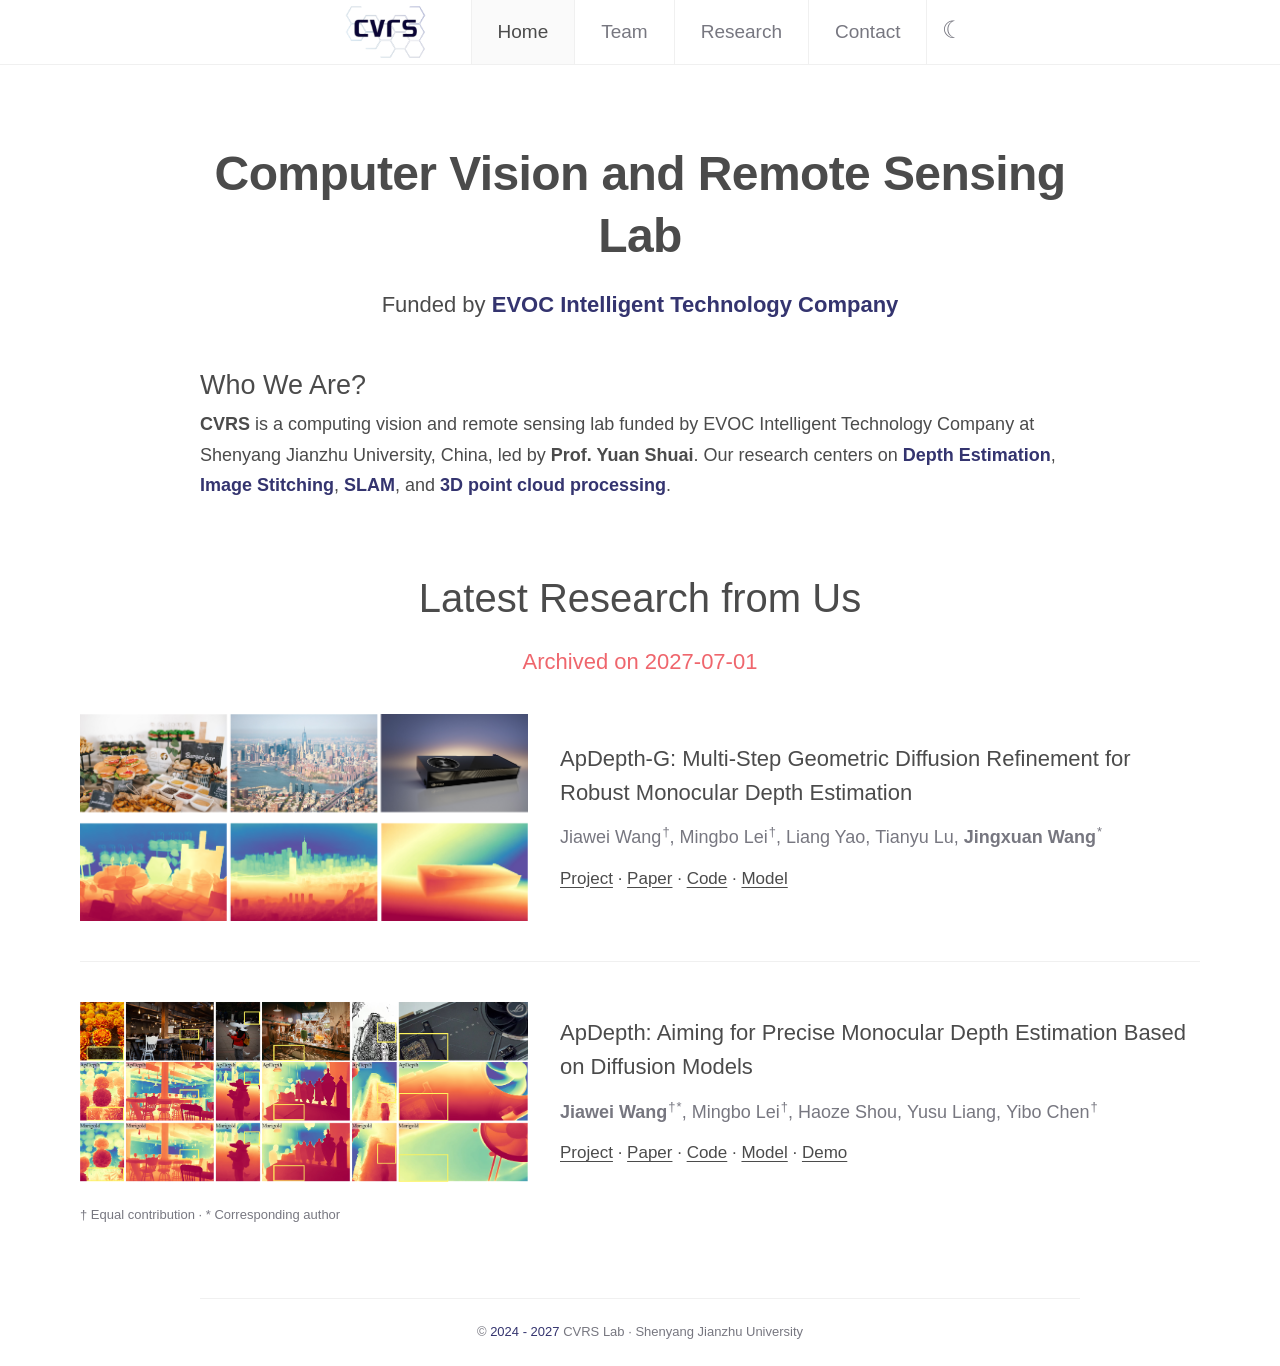
<file: index.html>
<!doctype html>
<html lang="en" data-theme="light">

<head>
  <meta charset="utf-8">
  <meta name="viewport" content="width=device-width, initial-scale=1">
  <meta name="color-scheme" content="light dark">
  <meta name="theme-color" content="#ffffff">
  <title>CVRS &middot; Computer Vision &amp; Remote Sensing Lab</title>
  <meta name="description"
    content="Computer Vision and Remote Sensing Lab at Shenyang Jianzhu University. Our team, depth estimation research, and open-source projects.">
  <link rel="canonical" href="https://cvrs-yx801.github.io/">
  <meta property="og:title" content="CVRS &middot; Computer Vision &amp; Remote Sensing Lab">
  <meta property="og:description" content="Computer Vision and Remote Sensing Lab at Shenyang Jianzhu University.">
  <meta property="og:type" content="website">
  <meta property="og:url" content="https://cvrs-yx801.github.io/">
  <meta property="og:image" content="https://cvrs-yx801.github.io/assets/logo-801-1610.png">
  <link rel="icon" type="image/png" href="assets/logo-801-v3.png">
  <script src="assets/theme.js"></script>
  <link rel="stylesheet" href="assets/style.css">
  <script src="assets/main.js" defer></script>
</head>

<body>
  <a class="skip-link" href="#main">Skip to content</a>
  <header class="site-header">
    <div class="container header-inner">
      <a class="brand" href="index.html" aria-label="CVRS Lab home"><img src="assets/logo-801-1610.png" width="1200"
          height="750" alt="CVRS"></a>
      <nav class="main-nav" aria-label="Main navigation">
        <a href="index.html" aria-current="page">Home</a>
        <a href="team.html">Team</a>
        <a href="research.html">Research</a>
        <a href="contact.html">Contact</a>
      </nav>
      <div class="theme-control" hidden><button class="theme-toggle" type="button" aria-label="Switch to dark mode"
          title="Switch to dark mode"><span class="theme-icon" aria-hidden="true">&#9790;</span></button></div>
    </div>
  </header>
  <main class="container home-main" id="main">
    <!-- Introduction -->
    <section aria-labelledby="home-title">
      <header class="page-heading">
        <h1 id="home-title"><strong>Computer Vision and Remote Sensing Lab</strong></h1>
        <p>Funded by <a class="highlight-link" href="https://www.evoc.cn/" target="_blank" rel="noopener noreferrer"><strong>EVOC Intelligent Technology
              Company</strong></a></p>
      </header>
    </section>

    <section>
      <h2>Who We Are?</h2>
      <div class="introduction">
        <p>
          <strong>CVRS</strong> is a computing vision and remote sensing lab funded by EVOC Intelligent Technology
          Company at Shenyang Jianzhu University, China, led by <a
            href="https://syjz.teacher.360eol.com/teacherBasic/preview?teacherId=23776" target="_blank"
            rel="noopener noreferrer" class="plain-link"><strong>Prof. Yuan Shuai</strong></a>.
          Our research centers on <b class="research-topic">Depth Estimation</b>, <b
            class="research-topic">Image Stitching</b>, <b
            class="research-topic">SLAM</b>, and <b class="research-topic">3D point
            cloud processing</b>.
        </p>
      </div>
    </section>

    <!-- Latest Research -->
    <section class="news-section" aria-labelledby="news-title">
      <header class="section-heading">
        <h2 id="news-title">Latest Research from Us</h2>
        <p>Archived on 2027-07-01</p>
      </header>
      <div class="publications">
        <!-- No.2 -->
        <article class="publication">
          <a class="publication-image" href="https://haruko386.github.io/ApDepth-G/" target="_blank"
            rel="noopener noreferrer"><img src="assets/research/apdepth-g-cover.png" width="3660" height="1690"
              alt="ApDepth-G RGB scenes and depth predictions of food, a city skyline, and a graphics card."
              loading="lazy"></a>
          <div class="publication-copy">
            <h3><a href="https://haruko386.github.io/ApDepth-G/" target="_blank" rel="noopener noreferrer">ApDepth-G:
                Multi-Step Geometric Diffusion Refinement for Robust Monocular Depth Estimation</a></h3>
            <p class="authors">
              <span class="author-name">Jiawei Wang<sup class="author-mark"
                  title="Equal contribution">&dagger;</sup></span>,
              <span class="author-name">Mingbo Lei<sup class="author-mark"
                  title="Equal contribution">&dagger;</sup></span>,
              <span class="author-name">Liang Yao</span>,
              <span class="author-name">Tianyu Lu</span>,
              <span class="author-name"><strong>Jingxuan Wang</strong><sup class="author-mark"
                  title="Corresponding author">*</sup></span>
            </p>
            <p class="publication-links"><a href="https://haruko386.github.io/ApDepth-G/" target="_blank"
                rel="noopener noreferrer">Project</a> &middot; <a
                href="https://haruko386.github.io/ApDepth-G/cas-sc-sample.pdf" target="_blank"
                rel="noopener noreferrer">Paper</a> &middot; <a href="https://github.com/cvrs-yx801/ApDepth-G"
                target="_blank" rel="noopener noreferrer">Code</a> &middot; <a href="">Model</a></p>
          </div>
        </article>

        <!-- No.1 -->
        <article class="publication">
          <a class="publication-image" href="https://haruko386.github.io/research/" target="_blank"
            rel="noopener noreferrer"><img src="assets/research/apdepth-cover.png" width="2411" height="970"
              alt="Qualitative comparison of RGB images, ApDepth predictions, and Marigold predictions."
              loading="lazy"></a>
          <div class="publication-copy">
            <h3><a href="https://haruko386.github.io/research/" target="_blank" rel="noopener noreferrer">ApDepth:
                Aiming for Precise Monocular Depth Estimation Based on Diffusion Models</a></h3>
            <p class="authors">
              <span class="author-name"><strong>Jiawei Wang</strong><sup class="author-mark"
                  title="Equal contribution">&dagger;</sup><sup class="author-mark"
                  title="Corresponding author">*</sup></span>,
              <span class="author-name">Mingbo Lei<sup class="author-mark"
                  title="Equal contribution">&dagger;</sup></span>,
              <span class="author-name">Haoze Shou</span>,
              <span class="author-name">Yusu Liang</span>,
              <span class="author-name">Yibo Chen<sup class="author-mark"
                  title="Equal contribution">&dagger;</sup></span>
            </p>
            <p class="publication-links"><a href="https://haruko386.github.io/research/" target="_blank"
                rel="noopener noreferrer">Project</a> &middot; <a
                href="https://haruko386.github.io/research/cas-dc-sample.pdf" target="_blank"
                rel="noopener noreferrer">Paper</a> &middot; <a href="https://github.com/cvrs-yx801/ApDepth"
                target="_blank" rel="noopener noreferrer">Code</a> &middot; <a
                href="https://huggingface.co/developy/ApDepth">Model</a> &middot; <a
                href="https://huggingface.co/spaces/developy/ApDepth">Demo</a></p>
          </div>
        </article>
      </div>
      <p class="author-legend">&dagger; Equal contribution &middot; * Corresponding author</p>
    </section>
  </main>
  <footer class="site-footer container">
    <p>&copy; <span class="footer-year">2024 - 2027</span> CVRS Lab &middot; Shenyang Jianzhu University</p>
  </footer>
</body>

</html>
</file>
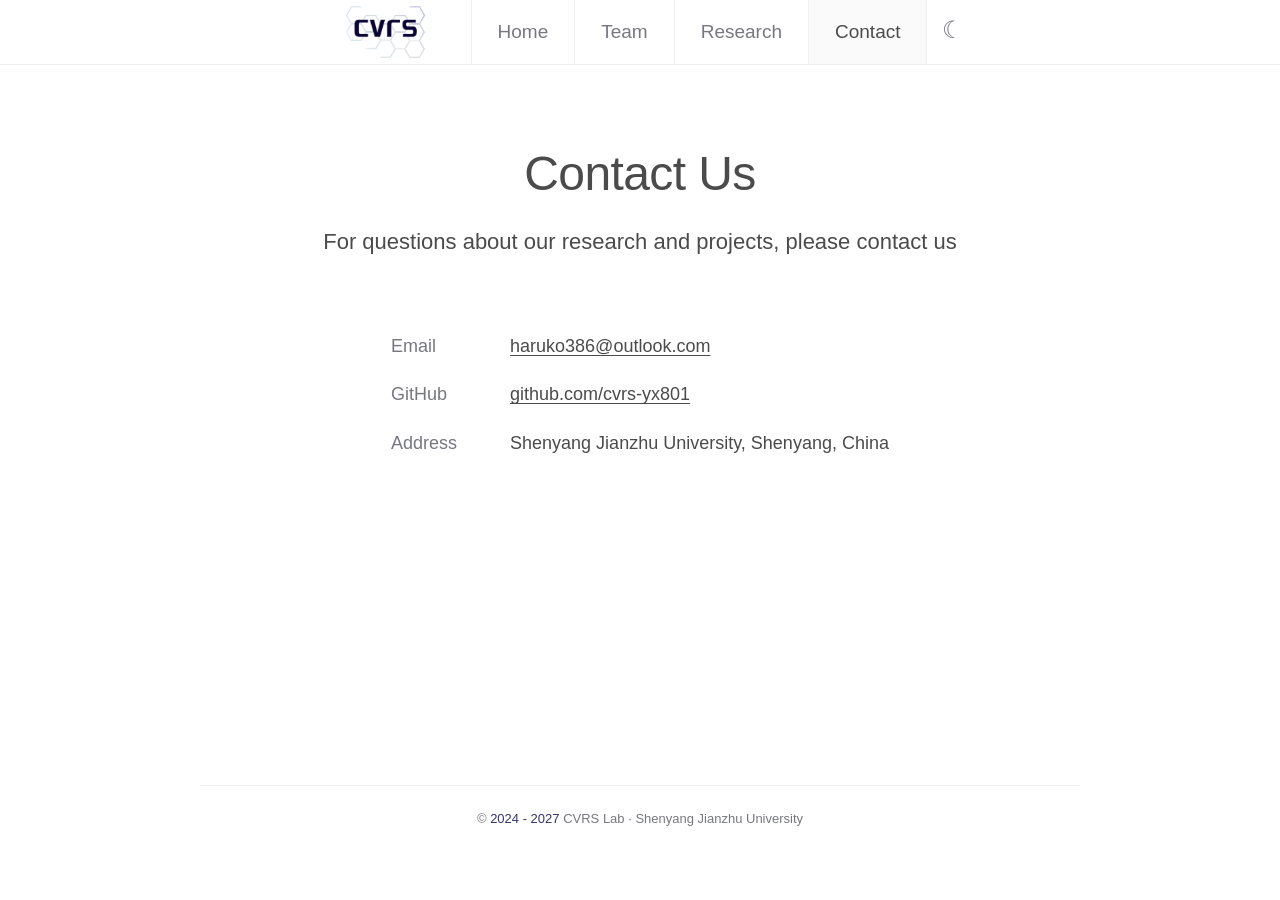
<file: contact.html>
<!doctype html>
<html lang="en" data-theme="light">

<head>
  <meta charset="utf-8">
  <meta name="viewport" content="width=device-width, initial-scale=1">
  <meta name="color-scheme" content="light dark">
  <meta name="theme-color" content="#ffffff">
  <title>Contact &middot; CVRS Lab</title>
  <meta name="description"
    content="Computer Vision and Remote Sensing Lab at Shenyang Jianzhu University. Our team, depth estimation research, and open-source projects.">
  <link rel="canonical" href="https://cvrs-yx801.github.io/contact.html">
  <meta property="og:title" content="Contact &middot; CVRS Lab">
  <meta property="og:description" content="Computer Vision and Remote Sensing Lab at Shenyang Jianzhu University.">
  <meta property="og:type" content="website">
  <meta property="og:url" content="https://cvrs-yx801.github.io/contact.html">
  <meta property="og:image" content="https://cvrs-yx801.github.io/assets/logo-801-1610.png">
  <link rel="icon" type="image/png" href="assets/logo-801-v3.png">
  <script src="assets/theme.js"></script>
  <link rel="stylesheet" href="assets/style.css">
  <script src="assets/main.js" defer></script>
</head>

<body>
  <a class="skip-link" href="#main">Skip to content</a>
  <header class="site-header">
    <div class="container header-inner">
      <a class="brand" href="index.html" aria-label="CVRS Lab home"><img src="assets/logo-801-1610.png" width="1200"
          height="750" alt="CVRS"></a>
      <nav class="main-nav" aria-label="Main navigation">
        <a href="index.html">Home</a>
        <a href="team.html">Team</a>
        <a href="research.html">Research</a>
        <a href="contact.html" aria-current="page">Contact</a>
      </nav>
      <div class="theme-control" hidden><button class="theme-toggle" type="button" aria-label="Switch to dark mode"
          title="Switch to dark mode"><span class="theme-icon" aria-hidden="true">&#9790;</span></button></div>
    </div>
  </header>
  <main class="container" id="main">
    <section aria-labelledby="contact-title">
      <header class="page-heading">
        <h1 id="contact-title">Contact Us</h1>
        <p>For questions about our research and projects, please contact us</p>
      </header>
      <div class="contact-info">
        <dl>
          <dt>Email</dt>
          <dd><a href="mailto:jw34617@gmail.com">haruko386@outlook.com</a></dd>
          <dt>GitHub</dt>
          <dd><a href="https://github.com/cvrs-yx801" target="_blank"
              rel="noopener noreferrer">github.com/cvrs-yx801</a></dd>
          <dt>Address</dt>
          <dd>Shenyang Jianzhu University, Shenyang, China</dd>
        </dl>
      </div>
    </section>
  </main>
  <footer class="site-footer container">
    <p>&copy; <span class="footer-year">2024 - 2027</span> CVRS Lab &middot; Shenyang Jianzhu University</p>
  </footer>
</body>

</html>
</file>
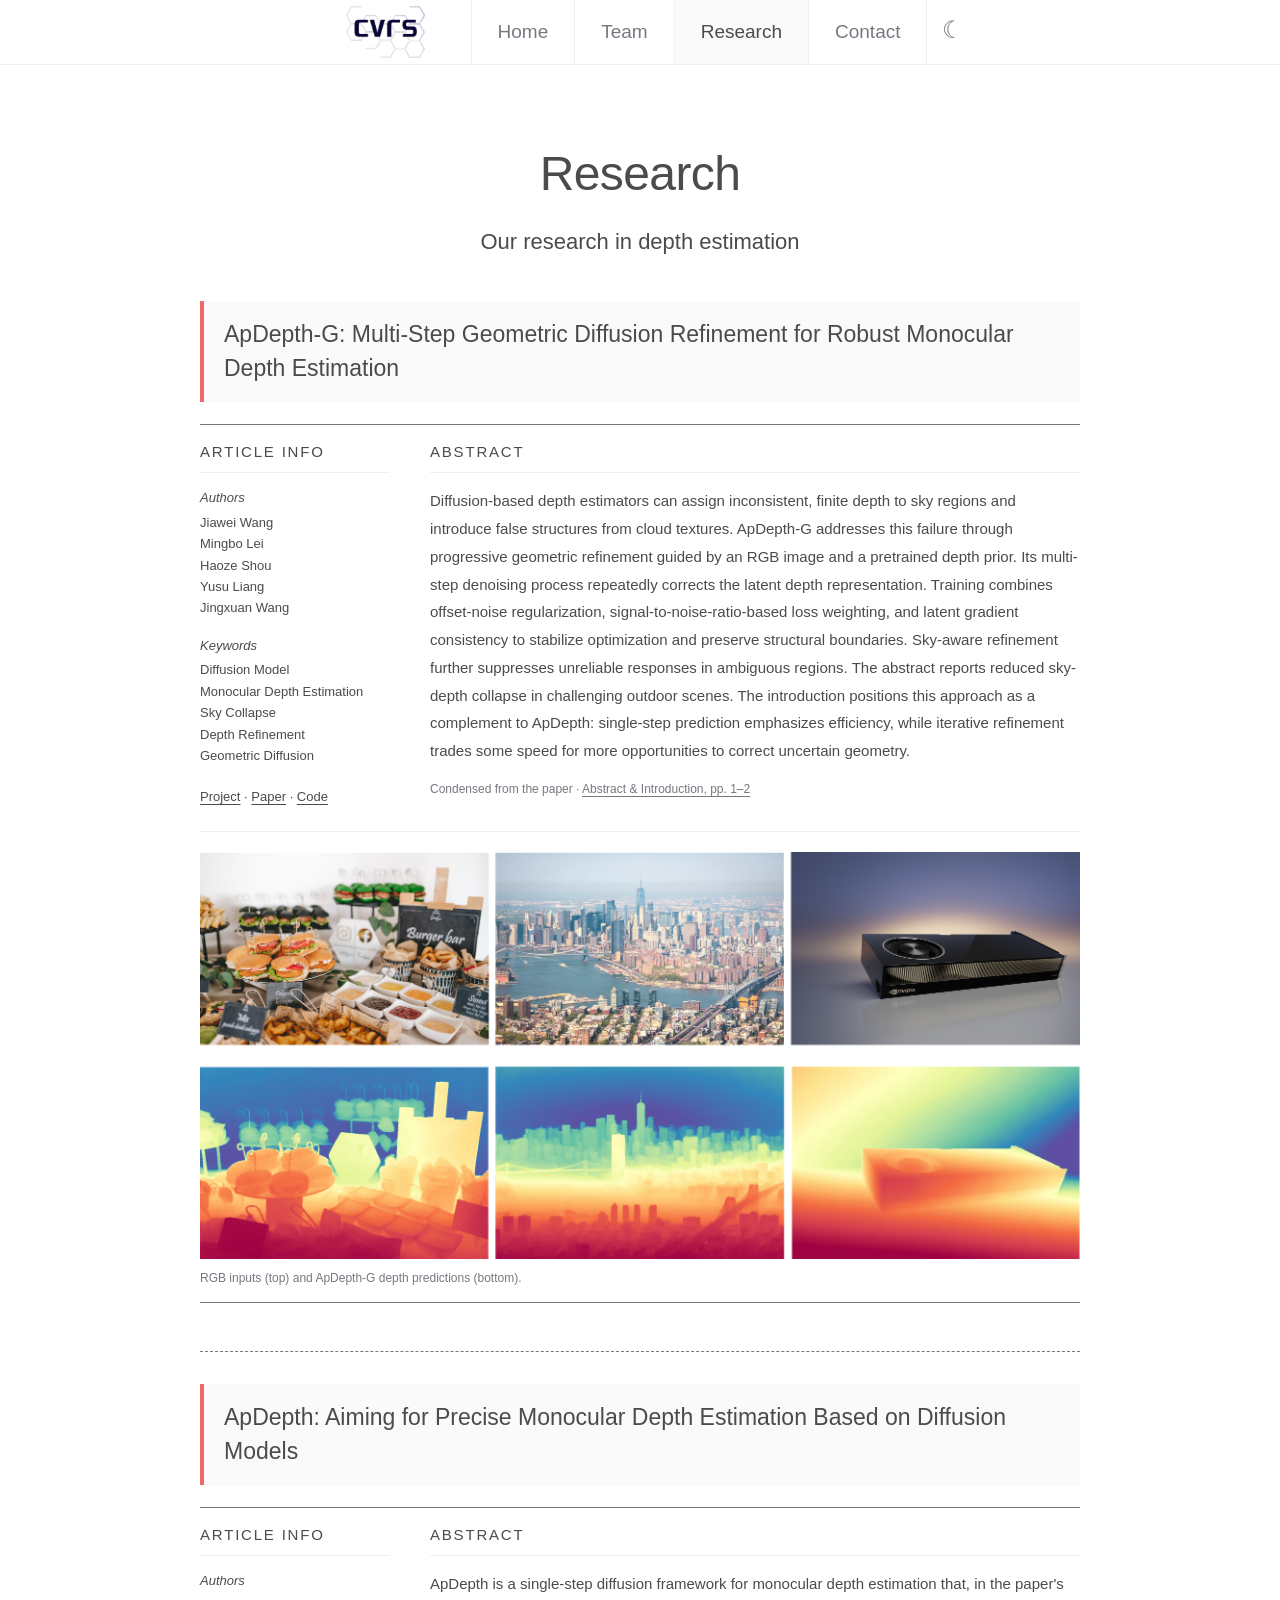
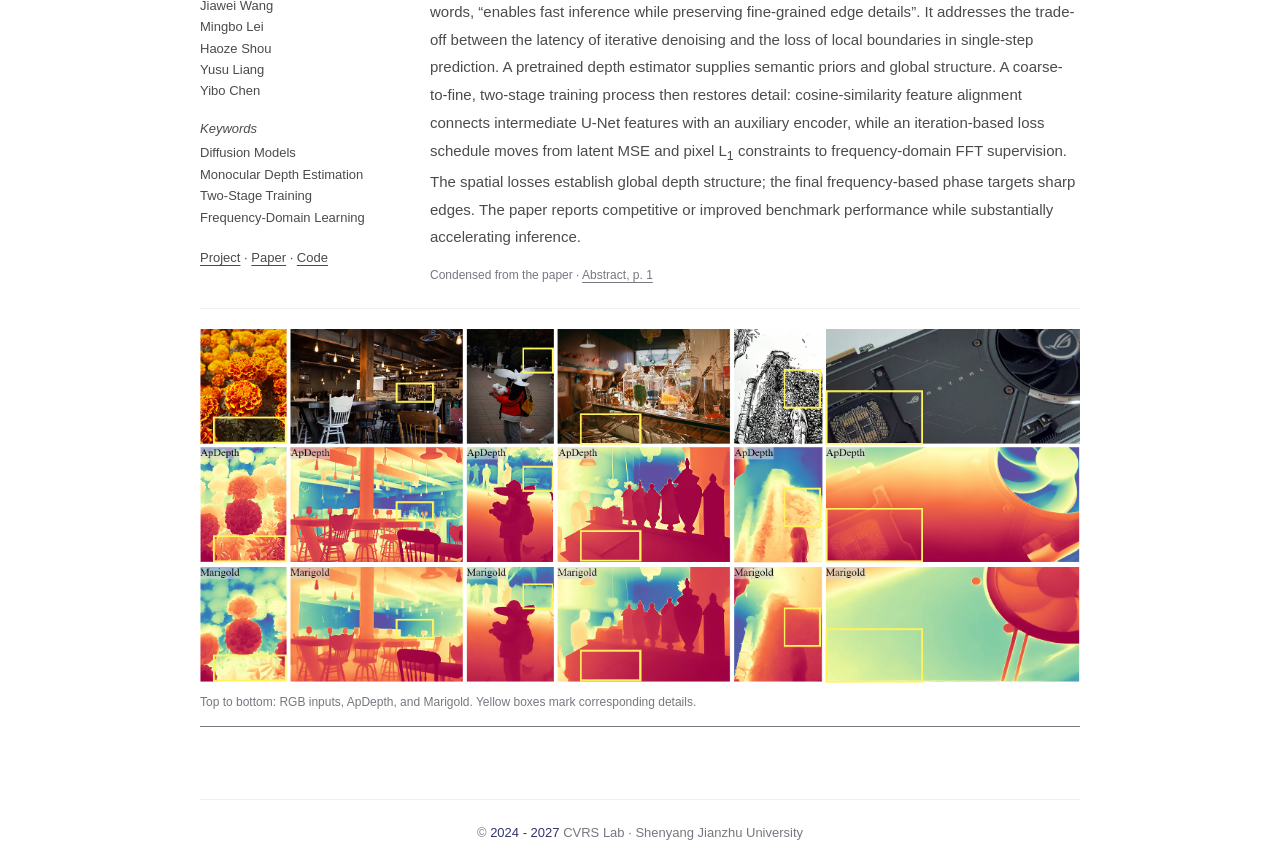
<file: research.html>
<!doctype html>
<html lang="en" data-theme="light">

<head>
  <meta charset="utf-8">
  <meta name="viewport" content="width=device-width, initial-scale=1">
  <meta name="color-scheme" content="light dark">
  <meta name="theme-color" content="#ffffff">
  <title>Research &middot; CVRS Lab</title>
  <meta name="description"
    content="Computer Vision and Remote Sensing Lab at Shenyang Jianzhu University. Explore ApDepth-G and ApDepth, paper abstracts and visual results.">
  <link rel="canonical" href="https://cvrs-yx801.github.io/research.html">
  <meta property="og:title" content="Research &middot; CVRS Lab">
  <meta property="og:description" content="Computer Vision and Remote Sensing Lab at Shenyang Jianzhu University.">
  <meta property="og:type" content="website">
  <meta property="og:url" content="https://cvrs-yx801.github.io/research.html">
  <meta property="og:image" content="https://cvrs-yx801.github.io/assets/logo-801-1610.png">
  <link rel="icon" type="image/png" href="assets/logo-801-v3.png">
  <script src="assets/theme.js"></script>
  <link rel="stylesheet" href="assets/style.css">
  <link rel="stylesheet" href="assets/research.css">
  <script src="assets/main.js" defer></script>
</head>

<body>
  <a class="skip-link" href="#main">Skip to content</a>
  <header class="site-header">
    <div class="container header-inner">
      <a class="brand" href="index.html" aria-label="CVRS Lab home"><img src="assets/logo-801-1610.png" width="1200"
          height="750" alt="CVRS"></a>
      <nav class="main-nav" aria-label="Main navigation">
        <a href="index.html">Home</a>
        <a href="team.html">Team</a>
        <a href="research.html" aria-current="page">Research</a>
        <a href="contact.html">Contact</a>
      </nav>
      <div class="theme-control" hidden><button class="theme-toggle" type="button" aria-label="Switch to dark mode"
          title="Switch to dark mode"><span class="theme-icon" aria-hidden="true">&#9790;</span></button></div>
    </div>
  </header>
  <main class="container research-page" id="main">
    <section aria-labelledby="research-title">
      <header class="page-heading">
        <h1 id="research-title">Research</h1>
        <p>Our research in depth estimation</p>
      </header>

      <article class="journal-article" id="apdepth-g" aria-labelledby="apdepth-g-title">
        <h2 id="apdepth-g-title"><a href="https://haruko386.github.io/ApDepth-G/" target="_blank" rel="noopener noreferrer">ApDepth-G:
          Multi-Step Geometric Diffusion Refinement for Robust Monocular Depth Estimation</a></h2>
        <div class="article-body">
          <aside class="article-info" aria-labelledby="apdepth-g-info">
            <h3 class="article-section-title" id="apdepth-g-info">Article info</h3>
            <dl>
              <dt>Authors</dt>
              <dd>
                <ul>
                  <li>Jiawei Wang</li>
                  <li>Mingbo Lei</li>
                  <li>Haoze Shou</li>
                  <li>Yusu Liang</li>
                  <li>Jingxuan Wang</li>
                </ul>
              </dd>
              <dt>Keywords</dt>
              <dd>
                <ul>
                  <li>Diffusion Model</li>
                  <li>Monocular Depth Estimation</li>
                  <li>Sky Collapse</li>
                  <li>Depth Refinement</li>
                  <li>Geometric Diffusion</li>
                </ul>
              </dd>
            </dl>
            <p class="article-links">
              <a href="https://haruko386.github.io/ApDepth-G/" target="_blank" rel="noopener noreferrer">Project</a> &middot;
              <a href="https://haruko386.github.io/ApDepth-G/cas-sc-sample.pdf" target="_blank" rel="noopener noreferrer">Paper</a> &middot;
              <a href="https://github.com/cvrs-yx801/ApDepth-G" target="_blank" rel="noopener noreferrer">Code</a>
            </p>
          </aside>
          <section class="article-abstract" aria-labelledby="apdepth-g-abstract">
            <h3 class="article-section-title" id="apdepth-g-abstract">Abstract</h3>
            <p>Diffusion-based depth estimators can assign inconsistent, finite depth to sky regions and introduce false structures from cloud textures. ApDepth-G addresses this failure through progressive geometric refinement guided by an RGB image and a pretrained depth prior. Its multi-step denoising process repeatedly corrects the latent depth representation. Training combines offset-noise regularization, signal-to-noise-ratio-based loss weighting, and latent gradient consistency to stabilize optimization and preserve structural boundaries. Sky-aware refinement further suppresses unreliable responses in ambiguous regions. The abstract reports reduced sky-depth collapse in challenging outdoor scenes. The introduction positions this approach as a complement to ApDepth: single-step prediction emphasizes efficiency, while iterative refinement trades some speed for more opportunities to correct uncertain geometry.</p>
            <p class="abstract-source">Condensed from the paper &middot;
              <a href="https://haruko386.github.io/ApDepth-G/cas-sc-sample.pdf#page=1" target="_blank" rel="noopener noreferrer">Abstract &amp; Introduction, pp. 1&ndash;2</a>
            </p>
          </section>
        </div>
        <figure class="article-figure">
          <a href="assets/research/apdepth-g-cover.png" target="_blank" rel="noopener"
            aria-label="View ApDepth-G image at full resolution in a new tab">
            <img src="assets/research/apdepth-g-cover.png" width="3660" height="1690"
              fetchpriority="high" alt="RGB inputs above ApDepth-G depth predictions for food, a city skyline, and a graphics card.">
          </a>
          <figcaption>RGB inputs (top) and ApDepth-G depth predictions (bottom).</figcaption>
        </figure>
      </article>

      <article class="journal-article" id="apdepth" aria-labelledby="apdepth-title">
        <h2 id="apdepth-title"><a href="https://haruko386.github.io/research/" target="_blank" rel="noopener noreferrer">ApDepth:
          Aiming for Precise Monocular Depth Estimation Based on Diffusion Models</a></h2>
        <div class="article-body">
          <aside class="article-info" aria-labelledby="apdepth-info">
            <h3 class="article-section-title" id="apdepth-info">Article info</h3>
            <dl>
              <dt>Authors</dt>
              <dd>
                <ul>
                  <li>Jiawei Wang</li>
                  <li>Mingbo Lei</li>
                  <li>Haoze Shou</li>
                  <li>Yusu Liang</li>
                  <li>Yibo Chen</li>
                </ul>
              </dd>
              <dt>Keywords</dt>
              <dd>
                <ul>
                  <li>Diffusion Models</li>
                  <li>Monocular Depth Estimation</li>
                  <li>Two-Stage Training</li>
                  <li>Frequency-Domain Learning</li>
                </ul>
              </dd>
            </dl>
            <p class="article-links">
              <a href="https://haruko386.github.io/research/" target="_blank" rel="noopener noreferrer">Project</a> &middot;
              <a href="https://haruko386.github.io/research/cas-dc-sample.pdf" target="_blank" rel="noopener noreferrer">Paper</a> &middot;
              <a href="https://github.com/cvrs-yx801/ApDepth" target="_blank" rel="noopener noreferrer">Code</a>
            </p>
          </aside>
          <section class="article-abstract" aria-labelledby="apdepth-abstract">
            <h3 class="article-section-title" id="apdepth-abstract">Abstract</h3>
            <p>ApDepth is a single-step diffusion framework for monocular depth estimation that, in the paper's words, <q>enables fast inference while preserving fine-grained edge details</q>. It addresses the trade-off between the latency of iterative denoising and the loss of local boundaries in single-step prediction. A pretrained depth estimator supplies semantic priors and global structure. A coarse-to-fine, two-stage training process then restores detail: cosine-similarity feature alignment connects intermediate U-Net features with an auxiliary encoder, while an iteration-based loss schedule moves from latent MSE and pixel L<sub>1</sub> constraints to frequency-domain FFT supervision. The spatial losses establish global depth structure; the final frequency-based phase targets sharp edges. The paper reports competitive or improved benchmark performance while substantially accelerating inference.</p>
            <p class="abstract-source">Condensed from the paper &middot;
              <a href="https://haruko386.github.io/research/cas-dc-sample.pdf#page=1" target="_blank" rel="noopener noreferrer">Abstract, p. 1</a>
            </p>
          </section>
        </div>
        <figure class="article-figure">
          <a href="assets/research/apdepth-cover.png" target="_blank" rel="noopener"
            aria-label="View ApDepth image at full resolution in a new tab">
            <img src="assets/research/apdepth-cover.png" width="2411" height="970"
              loading="lazy" alt="RGB inputs, ApDepth predictions, and Marigold predictions in three rows. Yellow boxes indicate corresponding detail regions.">
          </a>
          <figcaption>Top to bottom: RGB inputs, ApDepth, and Marigold. Yellow boxes mark corresponding details.</figcaption>
        </figure>
      </article>
    </section>
  </main>
  <footer class="site-footer container">
    <p>&copy; <span class="footer-year">2024 - 2027</span> CVRS Lab &middot; Shenyang Jianzhu University</p>
  </footer>
</body>

</html>
</file>
<file: assets/style.css>
:root {
  --bg: #ffffff;
  --text: #4b4b4b;
  --muted: #777780;
  --line: #f0f0f0;
  --hover: #fafafa;
  --accent: #ef666d;
  --highlight: #34346f;
  color-scheme: light;
  font-family: "Segoe UI", "Helvetica Neue", Arial, sans-serif;
  font-size: 18px;
  font-weight: 300;
  line-height: 1.7;
}

:root[data-theme="dark"] {
  --bg: #181a1d;
  --text: #d5d5d8;
  --muted: #a7a7b0;
  --line: #2c2e33;
  --hover: #202226;
  --accent: #f28b90;
  --highlight: #b9bcff;
  color-scheme: dark;
}

* {
  box-sizing: border-box;
}

html {
  scroll-padding-top: 80px;
}

[hidden] {
  display: none !important;
}

body {
  margin: 0;
  background-color: var(--bg);
  color: var(--text);
  -webkit-font-smoothing: antialiased;
}

a {
  color: inherit;
  text-underline-offset: 3px;
}

a:hover {
  color: var(--accent);
}

.highlight-link,
.research-topic,
.footer-year {
  color: var(--highlight);
}

.highlight-link {
  text-decoration: none;
}

.plain-link {
  text-decoration: none;
}

.highlight-link:hover {
  color: var(--accent);
}

.research-topic {
  font-weight: 600;
}

button {
  font: inherit;
  color: inherit;
  cursor: pointer;
}

img {
  display: block;
  max-width: 100%;
  height: auto;
}

h1,
h2,
h3,
p {
  margin: 0;
}

h1,
h2,
h3 {
  font-weight: 300;
}

:focus-visible {
  outline: 2px solid var(--muted);
  outline-offset: 4px;
}

.container {
  width: calc(100% - 48px);
  max-width: 880px;
  margin-inline: auto;
}

.skip-link {
  position: fixed;
  top: -80px;
  left: 16px;
  padding: 8px 16px;
  background-color: var(--bg);
  z-index: 10;
}

.skip-link:focus {
  top: 8px;
}

.site-header {
  position: sticky;
  top: 0;
  z-index: 9;
  border-bottom: 1px solid var(--line);
  background-color: var(--bg);
}

.header-inner {
  display: flex;
  justify-content: center;
  align-items: stretch;
  min-height: 64px;
}

.brand {
  display: flex;
  align-items: center;
  justify-content: center;
  width: 170px;
  padding: 0 25px;
  flex-shrink: 0;
}

.brand img {
  width: 120px;
  height: 64px;
  object-fit: contain;
  mix-blend-mode: multiply;
}

[data-theme="dark"] .brand img {
  filter: invert(1) hue-rotate(180deg);
  mix-blend-mode: screen;
}

.main-nav {
  display: flex;
}

.main-nav a {
  display: flex;
  align-items: center;
  justify-content: center;
  padding: 0 26px;
  border-left: 1px solid var(--line);
  color: var(--muted);
  text-decoration: none;
  font-size: 19px;
}

.main-nav a:last-child {
  border-right: 1px solid var(--line);
}

.main-nav a:hover,
.main-nav a[aria-current="page"] {
  background-color: var(--hover);
  color: var(--text);
}

.theme-control {
  display: flex;
  flex-shrink: 0;
}

.theme-toggle {
  border: 0;
  padding: 0;
  width: 52px;
  background-color: transparent;
  color: var(--muted);
}

.theme-toggle:hover {
  background-color: var(--hover);
}

.theme-icon {
  font-family: "Segoe UI Symbol", sans-serif;
  font-size: 24px;
  line-height: 1;
}

main {
  min-height: calc(100vh - 180px);
  padding-top: 78px;
  padding-bottom: 72px;
}

.page-heading {
  text-align: center;
  margin-bottom: 40px;
}

.page-heading h1 {
  font-size: 48px;
  line-height: 1.3;
  letter-spacing: -.6px;
}

.page-heading>p {
  margin-top: 18px;
  font-size: 22px;
}

.introduction h2,
.team-group>h2,
.contact-info {
  align-items: center;
  display: flex;
  justify-content: center;
}
.contact-info h2 {
  font-size: 28px;
  line-height: 1.4;
  margin-bottom: 10px;
}

.introduction p+p {
  margin-top: 8px;
}

.home-main {
  max-width: 1120px;
}

.home-main > section:not(.news-section) {
  max-width: 880px;
  margin-inline: auto;
}

.news-section {
  margin-top: 70px;
}

.section-heading {
  text-align: center;
  margin-bottom: 34px;
}

.section-heading h2 {
  font-size: 40px;
  line-height: 1.35;
}

.section-heading>p {
  margin-top: 18px;
  color: var(--accent);
  font-size: 22px;
}

.publication {
  display: grid;
  grid-template-columns: 220px minmax(0, 1fr);
  gap: 24px;
  align-items: center;
  margin-bottom: 34px;
}

.publication:last-child {
  margin-bottom: 0;
}

.news-section .publication {
  grid-template-columns: 40% minmax(0, 1fr);
  gap: 32px;
  margin-bottom: 0;
}

.news-section .publication + .publication {
  margin-top: 40px;
  padding-top: 40px;
  border-top: 1px solid var(--line);
}

.news-section .publication-copy h3 {
  font-size: 22px;
  line-height: 1.55;
}

.news-section .authors {
  margin-top: 12px;
  font-size: 18px;
  line-height: 1.7;
}

.news-section .publication-links {
  margin-top: 12px;
  font-size: 17px;
}

.publication-image {
  display: block;
}

.publication-image img {
  width: 100%;
  height: auto;
}

.publication-copy h3 {
  font-size: 19px;
  line-height: 1.55;
}

.publication-copy h3 a {
  text-decoration: none;
}

.publication-copy h3 a:hover {
  text-decoration: underline;
}

.authors {
  margin-top: 7px;
  font-size: 16px;
  line-height: 1.6;
  color: var(--muted);
}

.publication-links {
  margin-top: 7px;
  font-size: 16px;
}

.author-name {
  display: inline-block;
}

.author-mark {
  margin-left: 1px;
  font-size: .72em;
  line-height: 0;
  vertical-align: super;
}

.author-legend {
  margin-top: 22px;
  color: var(--muted);
  font-size: 13px;
}

.team-group+.team-group {
  margin-top: 44px;
}

.team-group>h3 {
  font-size: 22px;
  margin-bottom: 5px;
}

.members {
  display: grid;
  grid-template-columns: repeat(4, minmax(0, 1fr));
  gap: 32px;
  margin-top: 24px;
}

.member {
  text-decoration: none;
  text-align: center;
}

.member img {
  width: 150px;
  aspect-ratio: 1;
  object-fit: cover;
  margin: auto;
}

.member h3 {
  font-size: 18px;
  margin-top: 12px;
}

.contact-info dl {
  display: grid;
  grid-template-columns: 95px minmax(0, 1fr);
  gap: 18px 24px;
  margin-top: 30px;
}

.contact-info dt {
  color: var(--muted);
}

.contact-info dd {
  margin: 0;
  overflow-wrap: anywhere;
}

.site-footer {
  border-top: 1px solid var(--line);
  text-align: center;
  padding-block: 22px;
  color: var(--muted);
  font-size: 13px;
}

/* Enable after the first paint: restored themes do not animate on page load. */
.theme-ready body,
.theme-ready .site-header,
.theme-ready a,
.theme-ready button,
.theme-ready h1,
.theme-ready h2,
.theme-ready h3,
.theme-ready p,
.theme-ready dt,
.theme-ready dd,
.theme-ready .site-footer {
  transition: background-color .45s ease, color .45s ease, border-color .45s ease;
}

.theme-ready .brand img {
  transition: filter .45s ease;
}

.bio-details {
  margin-top: 24px;
  font-size: 16px;
  line-height: 1.8;
}

.bio-details p + p {
  margin-top: 12px;
}

.bio-details strong {
  color: var(--text);
  font-weight: 600;
}

.bio-details em {
  font-style: italic;
  color: var(--muted);
}

.director-profile {
  display: flex;
  gap: 36px;
  margin-top: 24px;
  align-items: flex-start;
}

.director-photo {
  flex-shrink: 0;
  width: 200px;
  border-radius: 8px;
  overflow: hidden;
  box-shadow: 0 4px 12px rgba(0, 0, 0, 0.08);
}

.director-photo img {
  width: 100%;
  height: auto;
  aspect-ratio: 680 / 852;
  object-fit: cover;
  display: block;
}

.director-info {
  flex: 1;
  min-width: 0;
}

.director-info h3 {
  font-size: 22px;
  margin-bottom: 4px;
  color: var(--text);
}

.director-info .affiliation {
  font-size: 15px;
  color: var(--muted);
  margin-bottom: 20px;
  line-height: 1.5;
}

.bio-details {
  font-size: 15px;
  margin-top: 2px;
  line-height: 1.8;
}

.bio-details p + p {
  margin-top: 12px;
}

.bio-details strong {
  color: var(--text);
  font-weight: 600;
}

.bio-details em {
  font-style: italic;
  color: var(--muted);
}

.team-group > hr {
  margin-top: 32px;
  border: 0;
  border-top: 1px solid var(--line);
}

@media (max-width: 760px) {
  :root {
    font-size: 16px;
  }

  .container {
    width: calc(100% - 40px);
  }

  .header-inner {
    width: 100%;
    min-height: 58px;
  }

  .brand {
    width: 100px;
    padding-inline: 10px;
  }

  .brand img {
    width: 80px;
    height: 58px;
  }

  .main-nav {
    flex: 1;
  }

  .main-nav a {
    padding-inline: 12px;
    font-size: 16px;
    flex: 1;
  }

  .theme-toggle {
    width: 46px;
  }

  main {
    padding-top: 50px;
    padding-bottom: 48px;
  }

  .page-heading h1 {
    font-size: 38px;
  }

  .page-heading>p,
  .section-heading>p {
    font-size: 19px;
  }

  .introduction h2,
  .team-group>h2,
  .contact-info h2 {
    font-size: 25px;
  }

  .news-section {
    margin-top: 56px;
  }

  .section-heading h2 {
    font-size: 32px;
  }

  .publication {
    grid-template-columns: 170px minmax(0, 1fr);
    gap: 20px;
  }

  .news-section .publication {
    grid-template-columns: 36% minmax(0, 1fr);
    gap: 24px;
  }

  .news-section .publication-copy h3 {
    font-size: 19px;
  }

  .news-section .authors,
  .news-section .publication-links {
    font-size: 16px;
  }

  .publication-copy h3 {
    font-size: 17px;
  }

  .authors,
  .publication-links {
    font-size: 14px;
  }

  .members {
    grid-template-columns: repeat(2, minmax(0, 1fr));
    gap: 28px;
  }
}

@media (max-width: 600px) {
  .news-section .publication {
    grid-template-columns: 1fr;
    gap: 20px;
  }

  .news-section .publication + .publication {
    margin-top: 32px;
    padding-top: 32px;
  }
}

@media (max-width: 480px) {
  .brand {
    width: 78px;
    padding-inline: 6px;
  }

  .brand img {
    width: 66px;
  }

  .main-nav a {
    padding-inline: 8px;
    font-size: 14px;
  }

  .theme-toggle {
    width: 40px;
  }

  .theme-icon {
    font-size: 22px;
  }

  .publication {
    grid-template-columns: 1fr;
    gap: 16px;
    margin-bottom: 36px;
  }

  .publication-image {
    max-width: 260px;
  }

  .news-section .publication {
    grid-template-columns: 1fr;
  }

  .news-section .publication-image {
    max-width: none;
  }

  .contact-info dl {
    grid-template-columns: 70px minmax(0, 1fr);
    gap: 14px;
  }
}

@media (max-width: 360px) {
  .brand {
    width: 64px;
  }

  .brand img {
    width: 52px;
  }

  .main-nav a {
    padding-inline: 6px;
    font-size: 12px;
  }

  .theme-toggle {
    width: 36px;
  }
}

@media (prefers-reduced-motion: reduce) {

  *,
  *::before,
  *::after {
    transition: none !important;
  }
}

@media (max-width: 760px) {
  .bio-details {
    font-size: 15px;
  }
}

@media (max-width: 760px) {
  .director-profile {
    flex-direction: column;
    align-items: center;
    gap: 24px;
  }
  
  .director-photo {
    width: 160px;
  }
  
  .director-info {
    text-align: left;
    width: 100%;
  }
  
  .director-info h3 {
    text-align: center;
  }
  
  .director-info .affiliation {
    text-align: center;
  }

  .bio-details {
    font-size: 14px;
  }
}
</file>
<file: assets/research.css>
/* Journal-style research entries; typography and colors inherit the site theme. */
.journal-article {
  scroll-margin-top: 24px;
}

.journal-article + .journal-article {
  margin-top: 48px;
  padding-top: 32px;
  border-top: 1px dashed var(--muted);
}

.journal-article > h2 {
  margin-bottom: 22px;
  padding: 16px 20px;
  border-left: 4px solid var(--accent);
  background-color: var(--hover);
  font-size: 23px;
  line-height: 1.5;
}

.journal-article > h2 a {
  text-decoration: none;
}

.journal-article > h2 a:hover {
  text-decoration: underline;
}

.article-body {
  display: grid;
  grid-template-columns: 190px minmax(0, 1fr);
  gap: 40px;
  padding-top: 16px;
  border-top: 1px solid var(--muted);
}

.article-section-title {
  margin-bottom: 14px;
  padding-bottom: 9px;
  border-bottom: 1px solid var(--line);
  font-size: 15px;
  line-height: 1.5;
  letter-spacing: .12em;
  text-transform: uppercase;
}

.article-info {
  font-size: 13px;
  line-height: 1.65;
}

.article-info dl,
.article-info dd,
.article-info ul {
  margin: 0;
}

.article-info ul {
  padding: 0;
  list-style: none;
}

.article-info dt {
  margin-bottom: 3px;
  font-weight: 500;
  font-style: italic;
}

.article-info dd + dt {
  margin-top: 16px;
}

.article-links {
  margin-top: 18px;
  line-height: 1.9;
}

.article-abstract > p {
  font-size: 15px;
  line-height: 1.85;
}

.article-abstract .abstract-source {
  margin-top: 14px;
  color: var(--muted);
  font-size: 12px;
  line-height: 1.7;
}

.article-figure {
  margin: 22px 0 0;
  padding: 20px 0 14px;
  border-top: 1px solid var(--line);
  border-bottom: 1px solid var(--muted);
}

.article-figure > a {
  display: block;
  cursor: zoom-in;
}

.article-figure img {
  width: 100%;
  height: auto;
}

.article-figure figcaption {
  margin-top: 10px;
  color: var(--muted);
  font-size: 12px;
  line-height: 1.6;
}

@media (max-width: 760px) {
  .article-body {
    grid-template-columns: 155px minmax(0, 1fr);
    gap: 26px;
  }

  .journal-article > h2 {
    font-size: 21px;
  }
}

@media (max-width: 560px) {
  .journal-article > h2 {
    padding: 12px 14px;
    font-size: 19px;
  }

  .article-body {
    grid-template-columns: 1fr;
    gap: 24px;
  }

  .article-info dl {
    display: grid;
    grid-template-columns: 68px minmax(0, 1fr);
    gap: 10px 14px;
  }

  .article-info dt,
  .article-info dd + dt {
    margin: 0;
  }

  .article-info li {
    display: inline;
  }

  .article-info li:not(:last-child)::after {
    content: ", ";
  }

  .article-links {
    margin-top: 12px;
  }

  .article-abstract > p {
    font-size: 14px;
  }

  .article-abstract .abstract-source {
    font-size: 12px;
  }

  .journal-article + .journal-article {
    margin-top: 36px;
    padding-top: 24px;
  }
}
</file>
